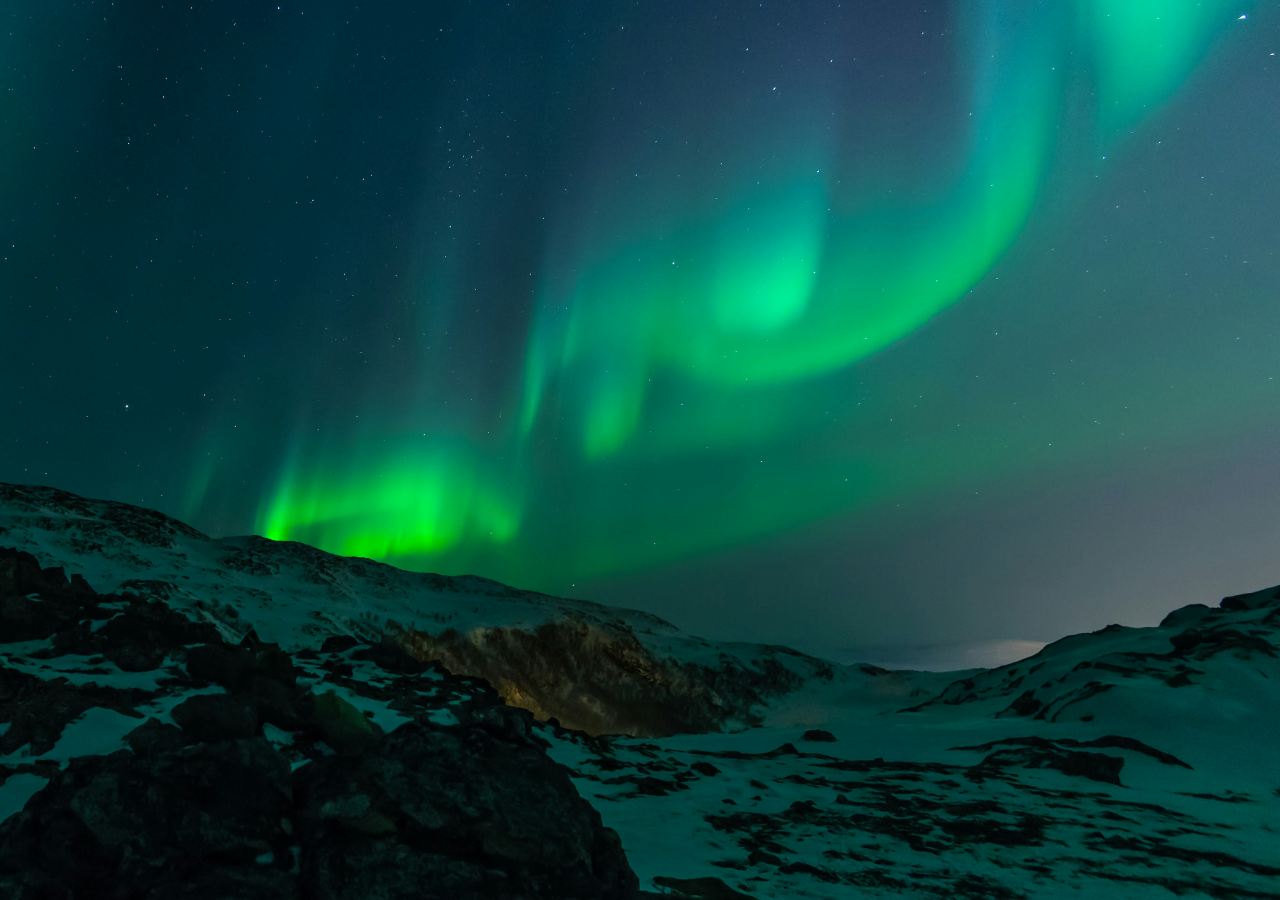
<file: Creative Javascript art/index.html>
<!DOCTYPE html>
<html lang="en">
<head>
    <meta charset="UTF-8">
    <meta name="viewport" content="width=device-width, initial-scale=1.0"> 
     <link rel="stylesheet" href="style.css">
    <title>Creative Javascript Art</title>
</head>
<body>
    <div class="container">  </div>
    <script src="app.js"></script>
</body>
</html>
</file>
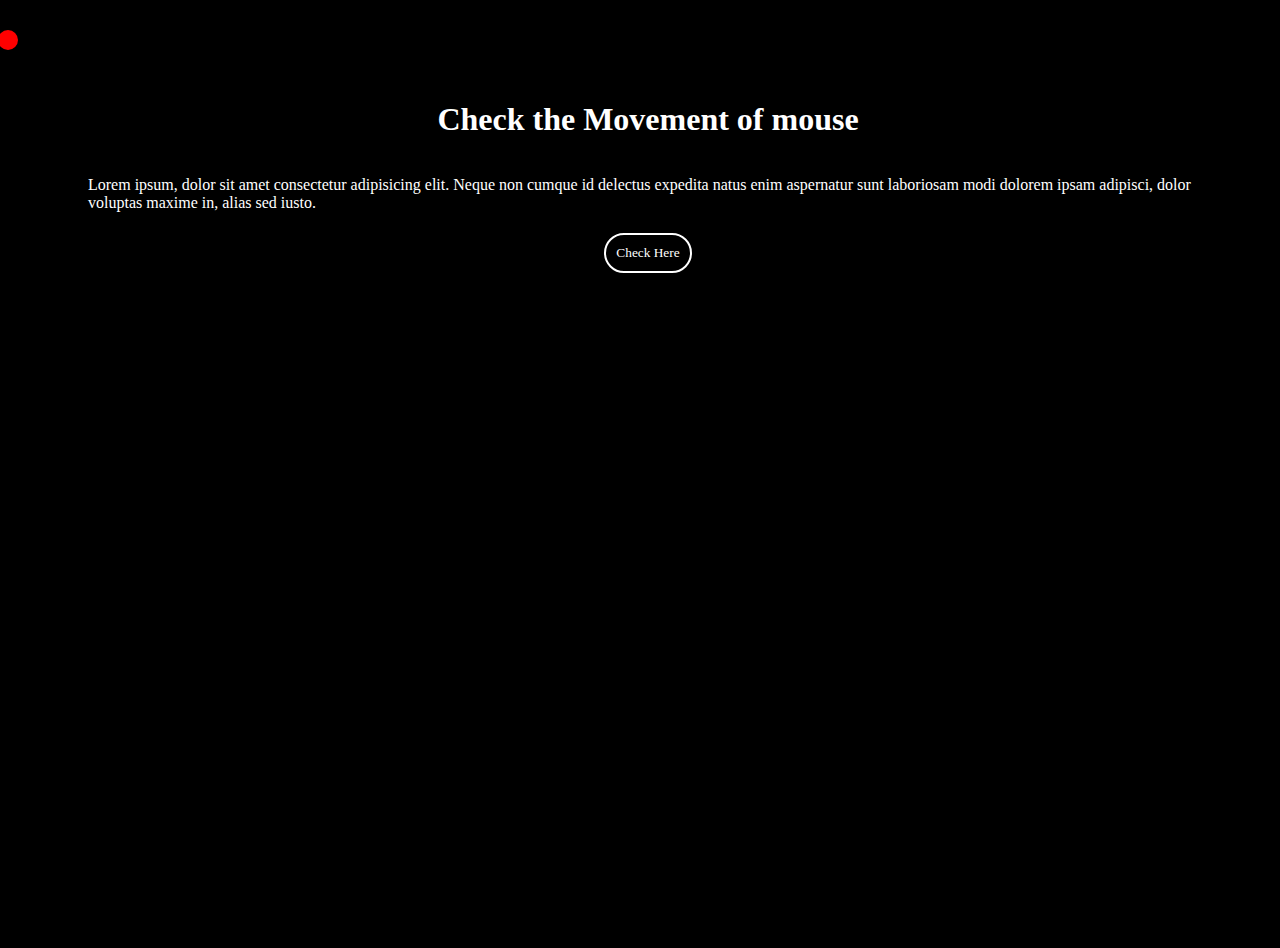
<file: Cursor Movement/index.html>
<!DOCTYPE html>
<html lang="en">
<head>
    <meta charset="UTF-8">
    <link rel="stylesheet" href="style.css">
    <meta name="viewport" content="width=device-width, initial-scale=1.0">
    <title>Cursor Movement</title>
</head>
<body>
    <div class="cursor"></div>
    <div class="container" >
       
        <h1>Check the Movement of mouse</h1>
        <p>Lorem ipsum, dolor sit amet consectetur adipisicing elit. Neque non cumque 
            id delectus expedita natus enim aspernatur 
            sunt laboriosam modi dolorem ipsam adipisci, dolor voluptas maxime in, alias sed iusto.</p>
            <button>Check Here</button>
    </div>
    <script src="app.js"></script>
</body>
</html>
</file>
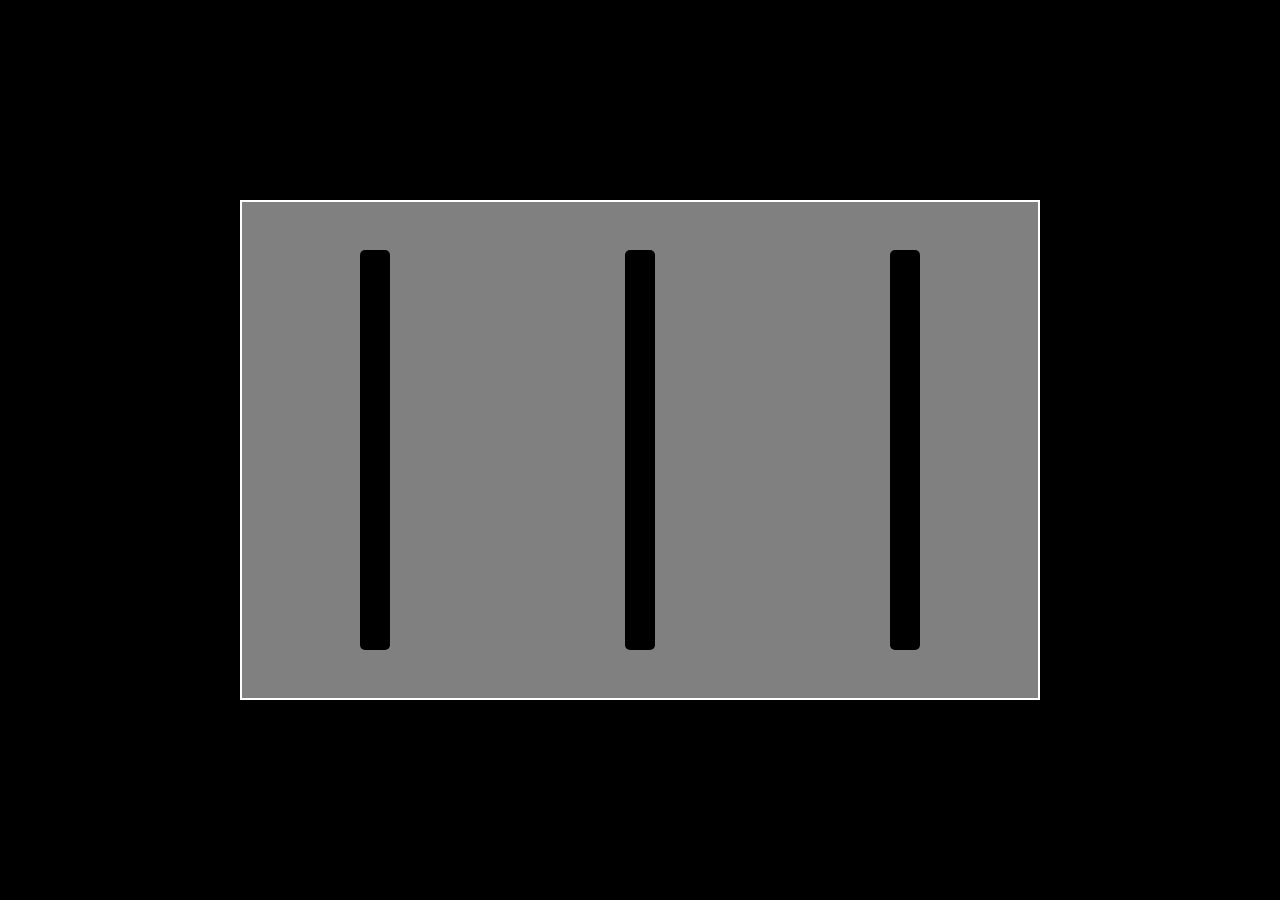
<file: Hover Linear Bars/index.html>
<!DOCTYPE html>
<html lang="en">
<head>
    <meta charset="UTF-8">
    <meta name="viewport" content="width=device-width, initial-scale=1.0">
    <link rel="stylesheet" href="style.css">
    <title>Document</title>
</head>
<body>
   <div class="container">
     <div class="bar1">

     </div>
     <div class="bar2">

     </div>
     <div class="bar3">

     </div>
   </div>  
</body>
</html>
</file>
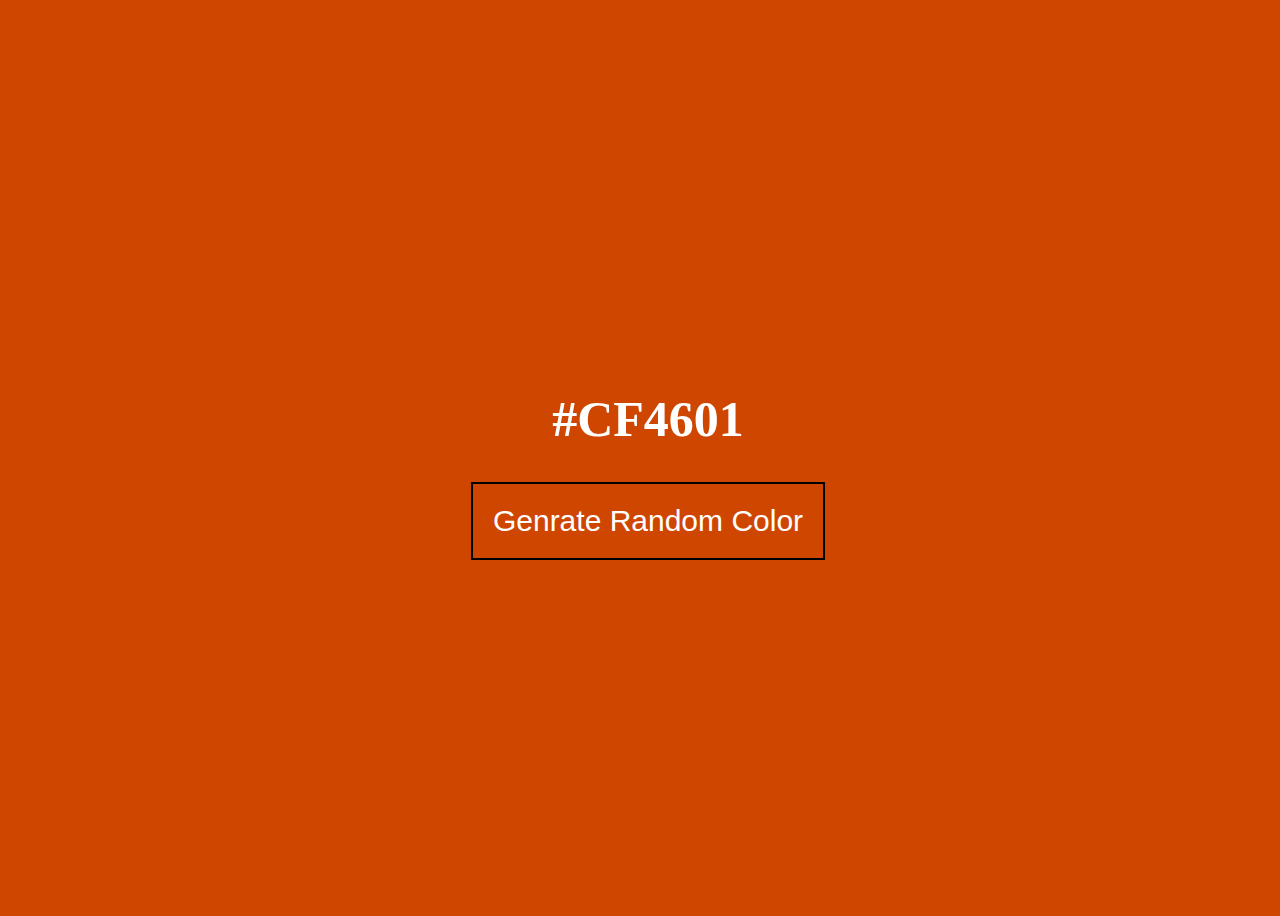
<file: Random Color Genrator/index.html>
<!DOCTYPE html>
<html lang="en">
<head>
    <meta charset="UTF-8">
    <meta name="viewport" content="width=device-width, initial-scale=1.0">
    <link rel="stylesheet" href="style.css">
    <title>Random Color Generator</title>
</head>
<body>
    
        <h1 class="code">
            #CF4601
        </h1>
        <button>
        Genrate Random Color
        </button>
    <script src="app.js"></script>
</body>
</html>
</file>
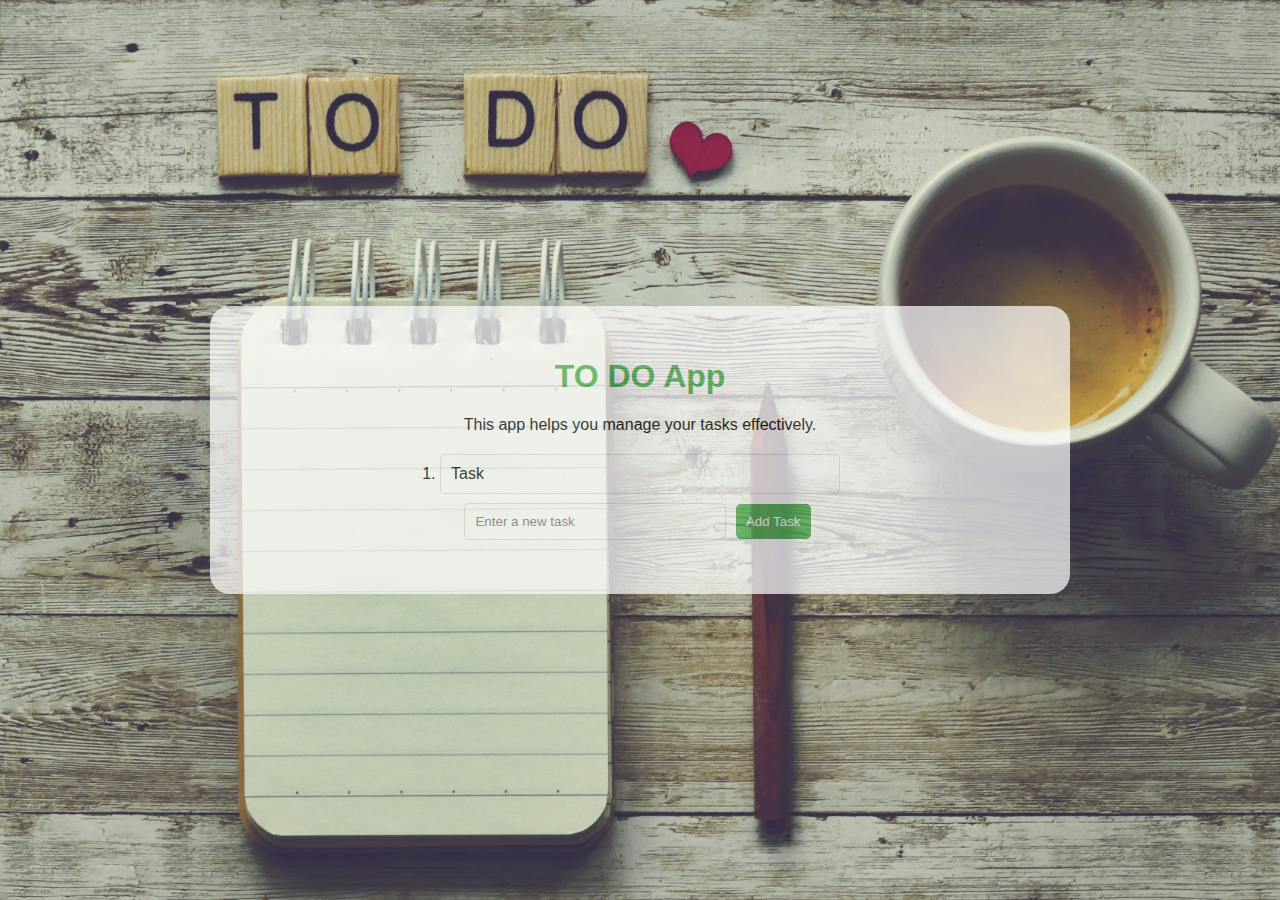
<file: To do list app/index.html>
<!DOCTYPE html>
<html lang="en">
<head>
    <meta charset="UTF-8">
    <meta name="viewport" content="width=device-width, initial-scale=1.0">
    <title>Document</title>
    <link rel="stylesheet" href="style.css">
</head>
<body>
    <div class="wrapper">
    <h1>TO DO App</h1>
    <p id="description">This app helps you manage your tasks effectively.</p>
    <div class="datetime" id="currentDateTime"></div>
    <div class="container">
    </div>
    <ol class="task-list" id="taskList">
        <li>Task</li>
    </ol>
    <div class="container">
        <input type="text" class="newTask" placeholder="Enter a new task">
        <button class="addTask">Add Task</button>
        
        <script src="app.js"></script>
    </div>

    <script src="https://code.jquery.com/jquery-3.6.0.min.js"></script>
    <script>
        // Display and update the current date and time
        function updateDateTime() {
            const now = new Date();
            const formattedDate = now.toLocaleString();
            $('#currentDateTime').text(formattedDate);
        }
        setInterval(updateDateTime, 1000);

        // Toggle the visibility of the paragraph
        $('#toggleDescription').click(function() {
            $('#description').toggle();
        });
        </script>
</div>
</body>
</html>
</file>
<file: Creative Javascript art/style.css>
* {
    margin: 0;
    padding: 0;
    box-sizing: border-box;
  }
  
body {
    background-color: black;
  

  }
  .container
  {
    position: relative;
    width: 100%;
    height: 100vh;
    background: url(marcelo-quinan-R3pUGn5YiTg-unsplash.jpg) no-repeat center;
    background-size: cover;
    clip-path: circle(200px at var(--1) var(--2));
  }
</file>
<file: Cursor Movement/style.css>
body {
    width: 100%;
    height: 100vh;
    background-color: black;
    box-sizing: border-box;
}
.container
{
    padding: 40px;
    display: flex;
    margin: 40px;
    justify-content: center;
    align-items: center;
    color: white;
    flex-direction: column;
}
h1
{

    font-size: 2rem;
    font-family: 'Times New Roman', Times, serif;
}
p
{
    font-size: 1rem;
    font-family: 'Times New Roman', Times, serif;

}
button
{
    color:white;
    padding: 10px;
    cursor: pointer;
    margin: 5px;
    border-radius: 20px;
    background-color: transparent;
    border: 2px solid white;
    font-family: 'Times New Roman', Times, serif;
}
.cursor {
    position: absolute;
    width: 20px;
    height: 20px;
    border-radius: 50%;
    background-color: red;
    pointer-events: none; /* Prevents the cursor from blocking mouse events */
    transform: translate(-50%, -50%); /* Centers the cursor element on the pointer */
}
</file>
<file: Hover Linear Bars/style.css>
* {
    margin: 0;
    padding: 0;
    box-sizing: border-box;
}
  
body {
    width: 100%;
    height: 100vh;
    background-color: black;
    display: flex;
    align-items: center;
    justify-content: center;
}

.container
{
height: 500px;
width: 800px;
background-color: grey;
border: 2px solid white;
display: flex;

justify-content: space-around;
align-items: center;
}
.bar1
{
    height: 400px;
    width: 30px;
    background-color: black;
    border-radius: 5px;
    transition: all 4s ease-out;
}
.bar2
{
    height: 400px;
    width: 30px;
    background-color: black;
    border-radius: 5px;
    transition: all 4s ease-out;
}
.bar3
{
    height: 400px;
    width: 30px;
    background-color: black;
    border-radius: 5px;
    transition: all 4s ease-out;
}
.bar1:hover
{
    transition: all 4s ease-out;
    height: 400px;
    width: 30px;
    background-color: purple;
    border-radius: 5px;
    cursor: pointer;
}
.bar2:hover
{
    transition: all 4s ease-out;
    height: 400px;
    width: 30px;
    background-color: blue;
    border-radius: 5px;
    cursor: pointer;
}
.bar3:hover
{
    transition: all 6s ease-out;
    height: 400px;
    width: 30px;
    background-color: crimson;
    border-radius: 5px;
    cursor: pointer;
}
</file>
<file: Random Color Genrator/style.css>
body
 {
    height: 100vh;
    width: 100vw;
    display: flex;
    background-color: #CF4601;
    align-items: center;
    justify-content: center;
    flex-direction: column;

 }
 
.code
{
    text-align: center;
    color: white;
    font-size: 50px;
}
button
{
    border: 2px solid black;
    background-color: transparent;
    color: white;
    padding: 20px;
    font-size: 30px;
    cursor: pointer;
}
button:hover
{
    transform: scale(0.8);
    transition: all 0.5s ease;
}
</file>
<file: To do list app/style.css>
body {
    font-family: Arial, sans-serif;
    margin: 20px;
    background-image: url(michaela-st-lIdLyU_J6u4-unsplash.jpg);
    background-size: cover;
    display: flex;
    justify-content: center; /* Centers horizontally */
    align-items: center;    /* Centers vertically */
    height: 100vh;          /* Full viewport height */
    margin: 0;
}
h1 {
    text-align: center;
    color: #4CAF50;
}
p {
    text-align: center;
}
.datetime {
    text-align: center;
    margin-bottom: 20px;
    font-size: 1.2em;
    color: #333;
}
.container {
    text-align: center;
    margin-bottom: 20px;
}
.task-list {
    max-width: 400px;
    margin: 0 auto;
    padding: 0;
   
}
.task-list li {
    padding: 10px;
    border: 1px solid #ddd;
    margin-bottom: 5px;
    border-radius: 5px;
    transition: background-color 0.3s;
}
.task-list li:hover {
    background-color: #f0f0f0;
}
input[type="text"] {
    padding: 10px;
    width: 30%;
    border: 1px solid #ddd;
    border-radius: 5px;
}
button {
    padding: 5px 10px;
    margin: 5px;
    background-color: #4CAF50;
    color: white;
    border: none;
    border-radius: 5px;
    cursor: pointer;
    padding: 10px;
}
button:hover {
   
    background-color: #45a049;
}
.wrapper
{
    width: 800px;
    height: auto;
    padding: 30px;
    border-radius: 20px;
    background-color: white;
   box-shadow: 3px;
   opacity: 0.7;
}
</file>
